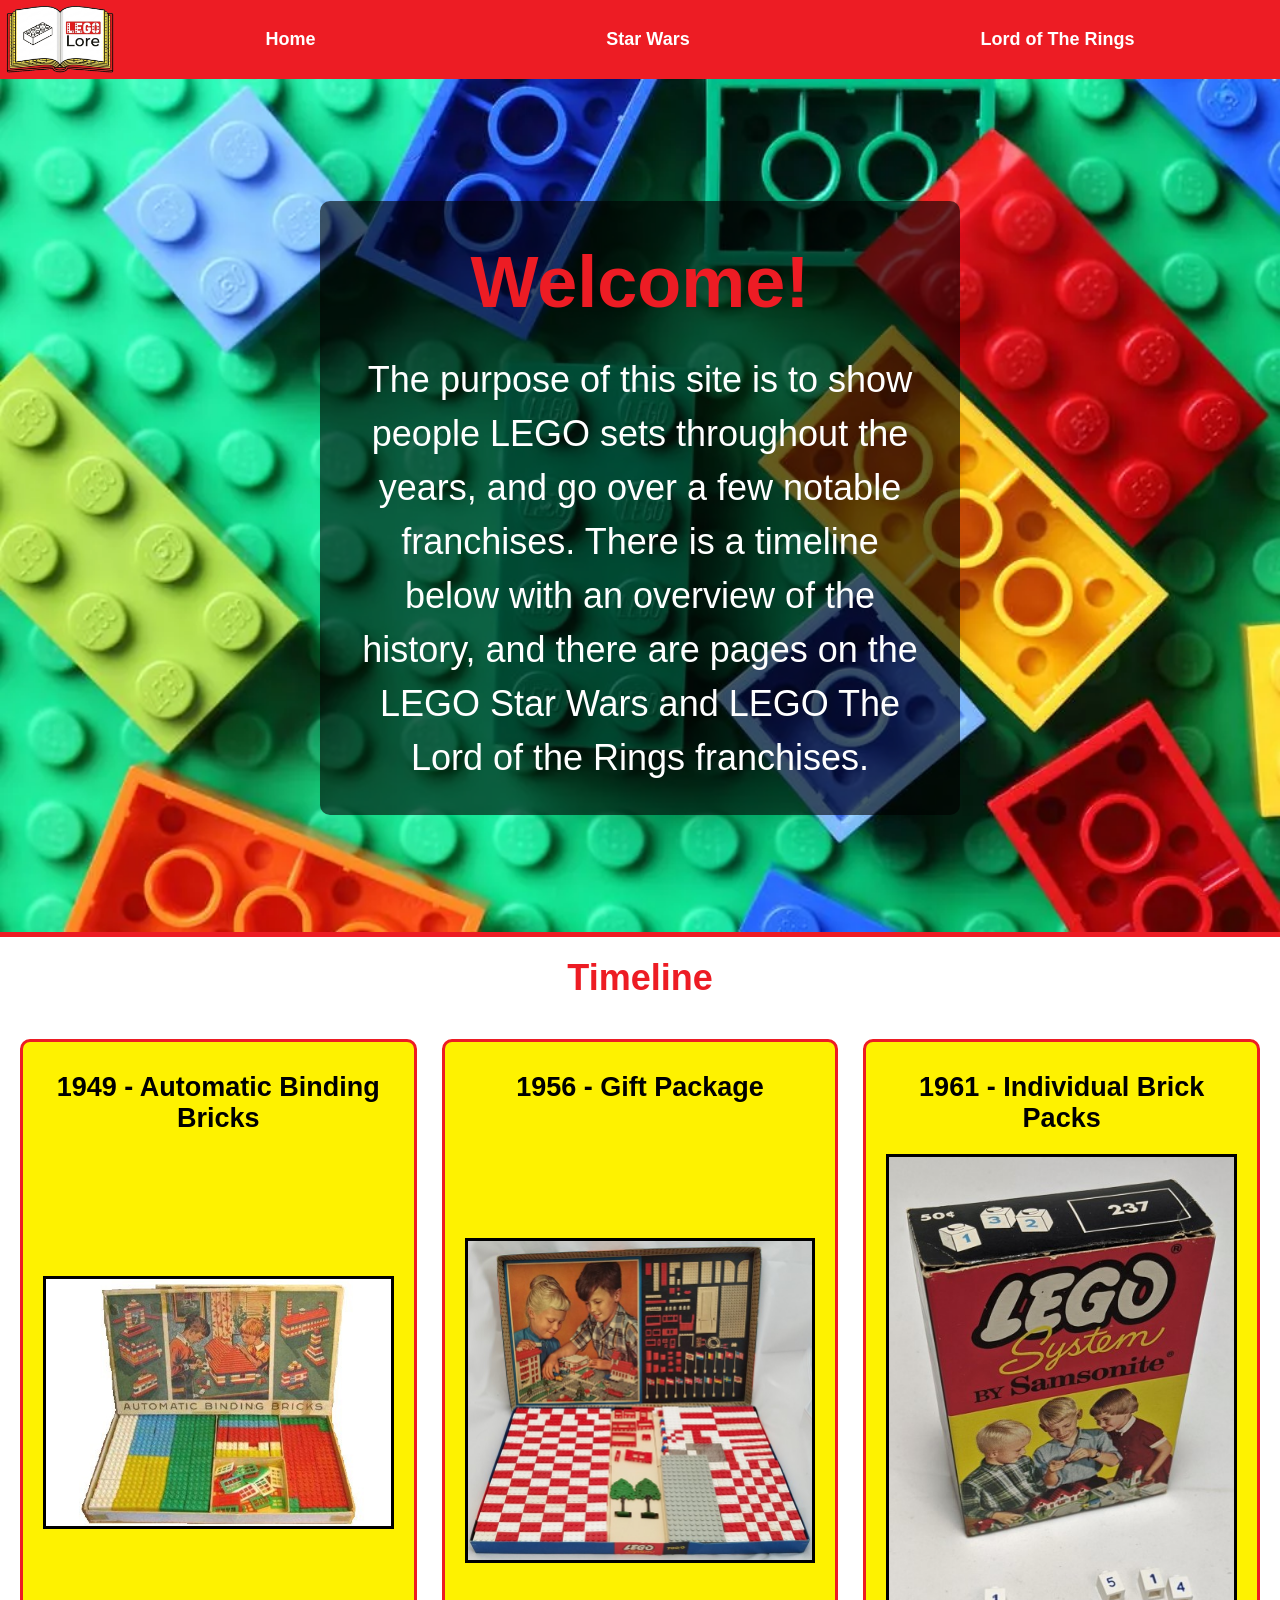
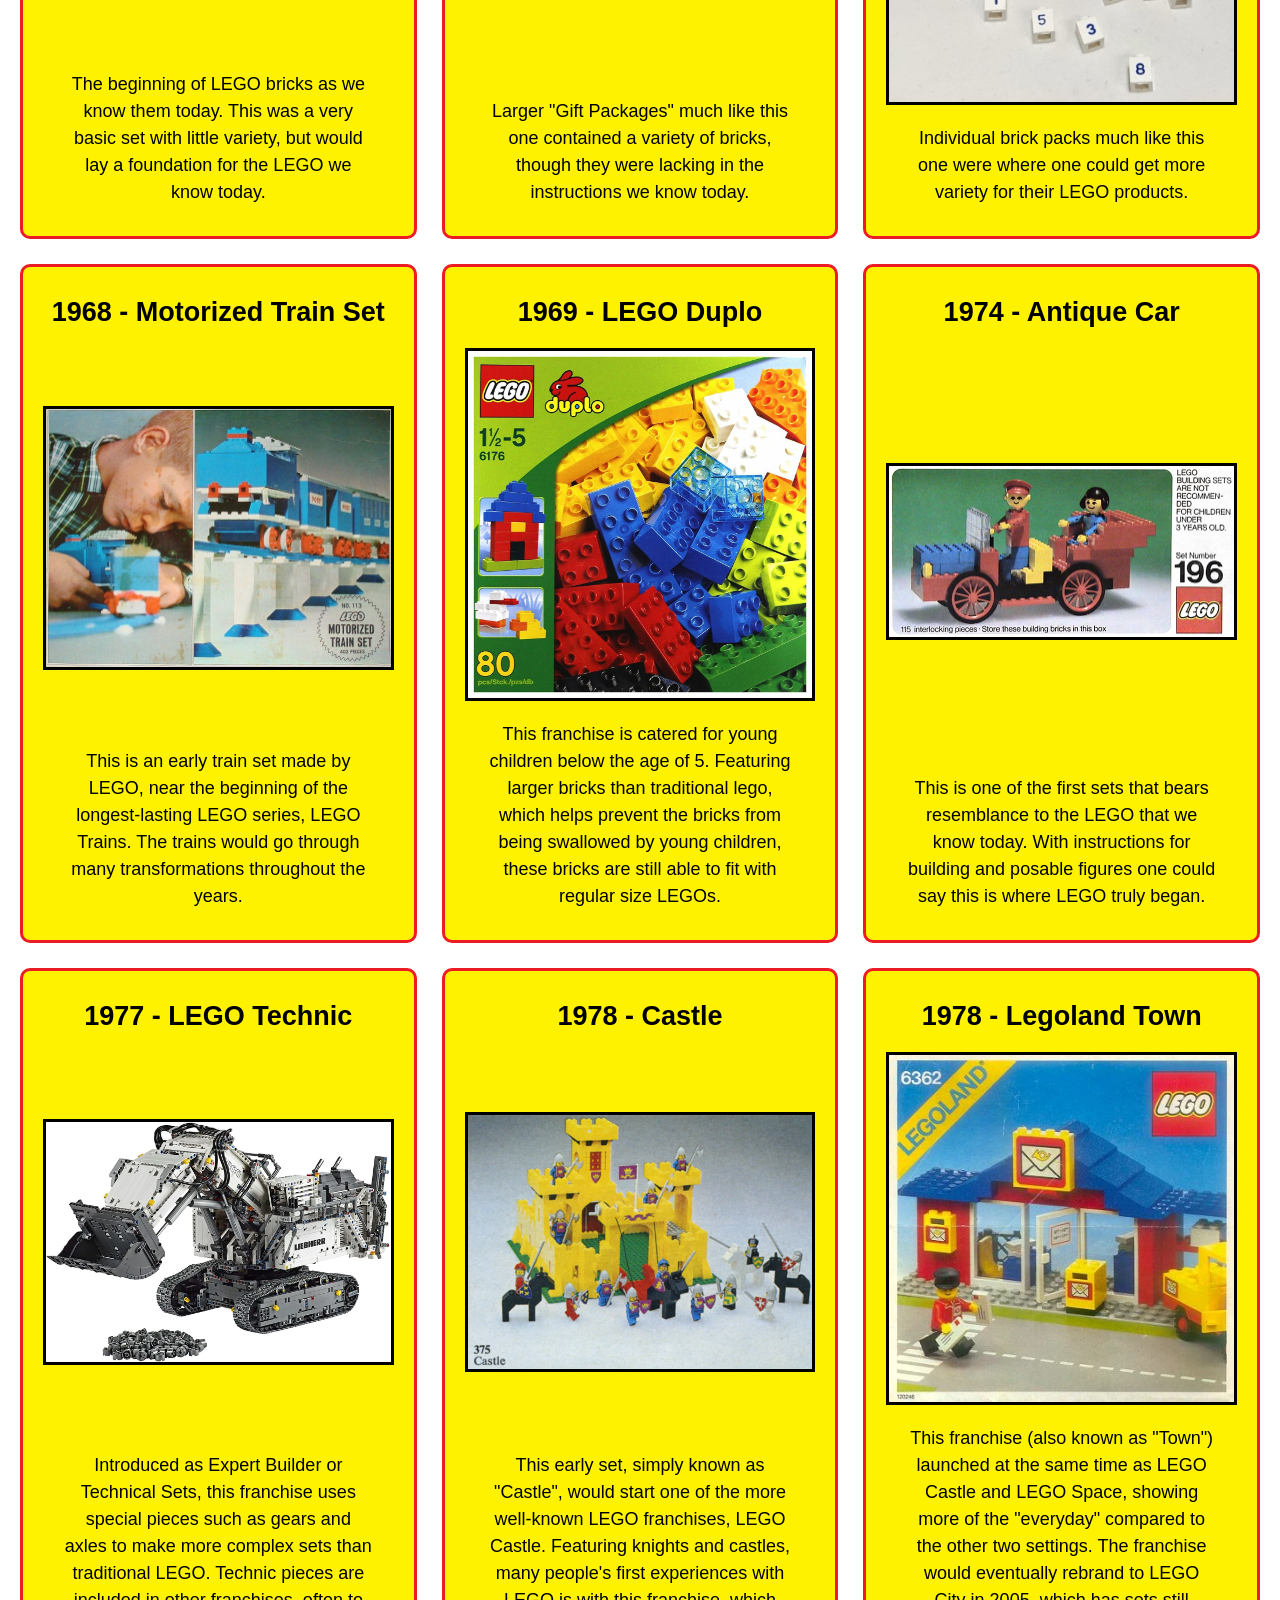
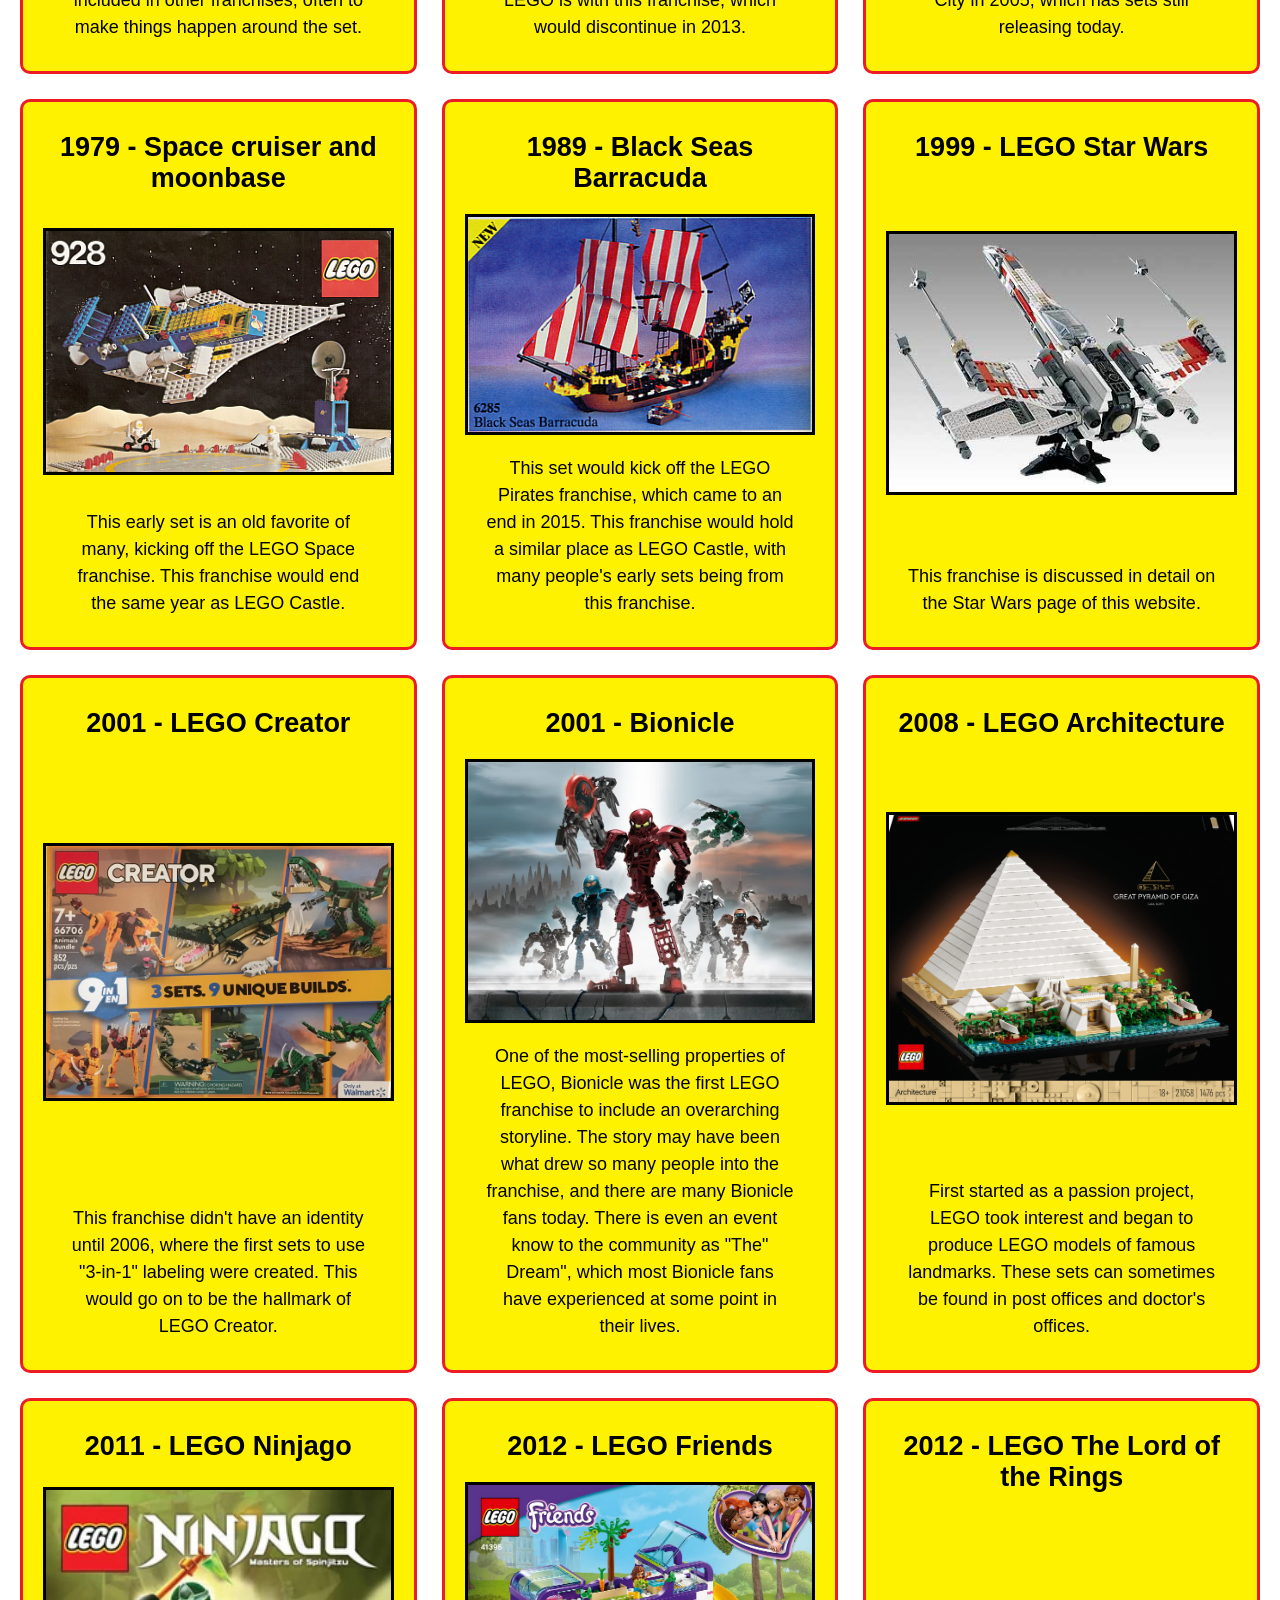
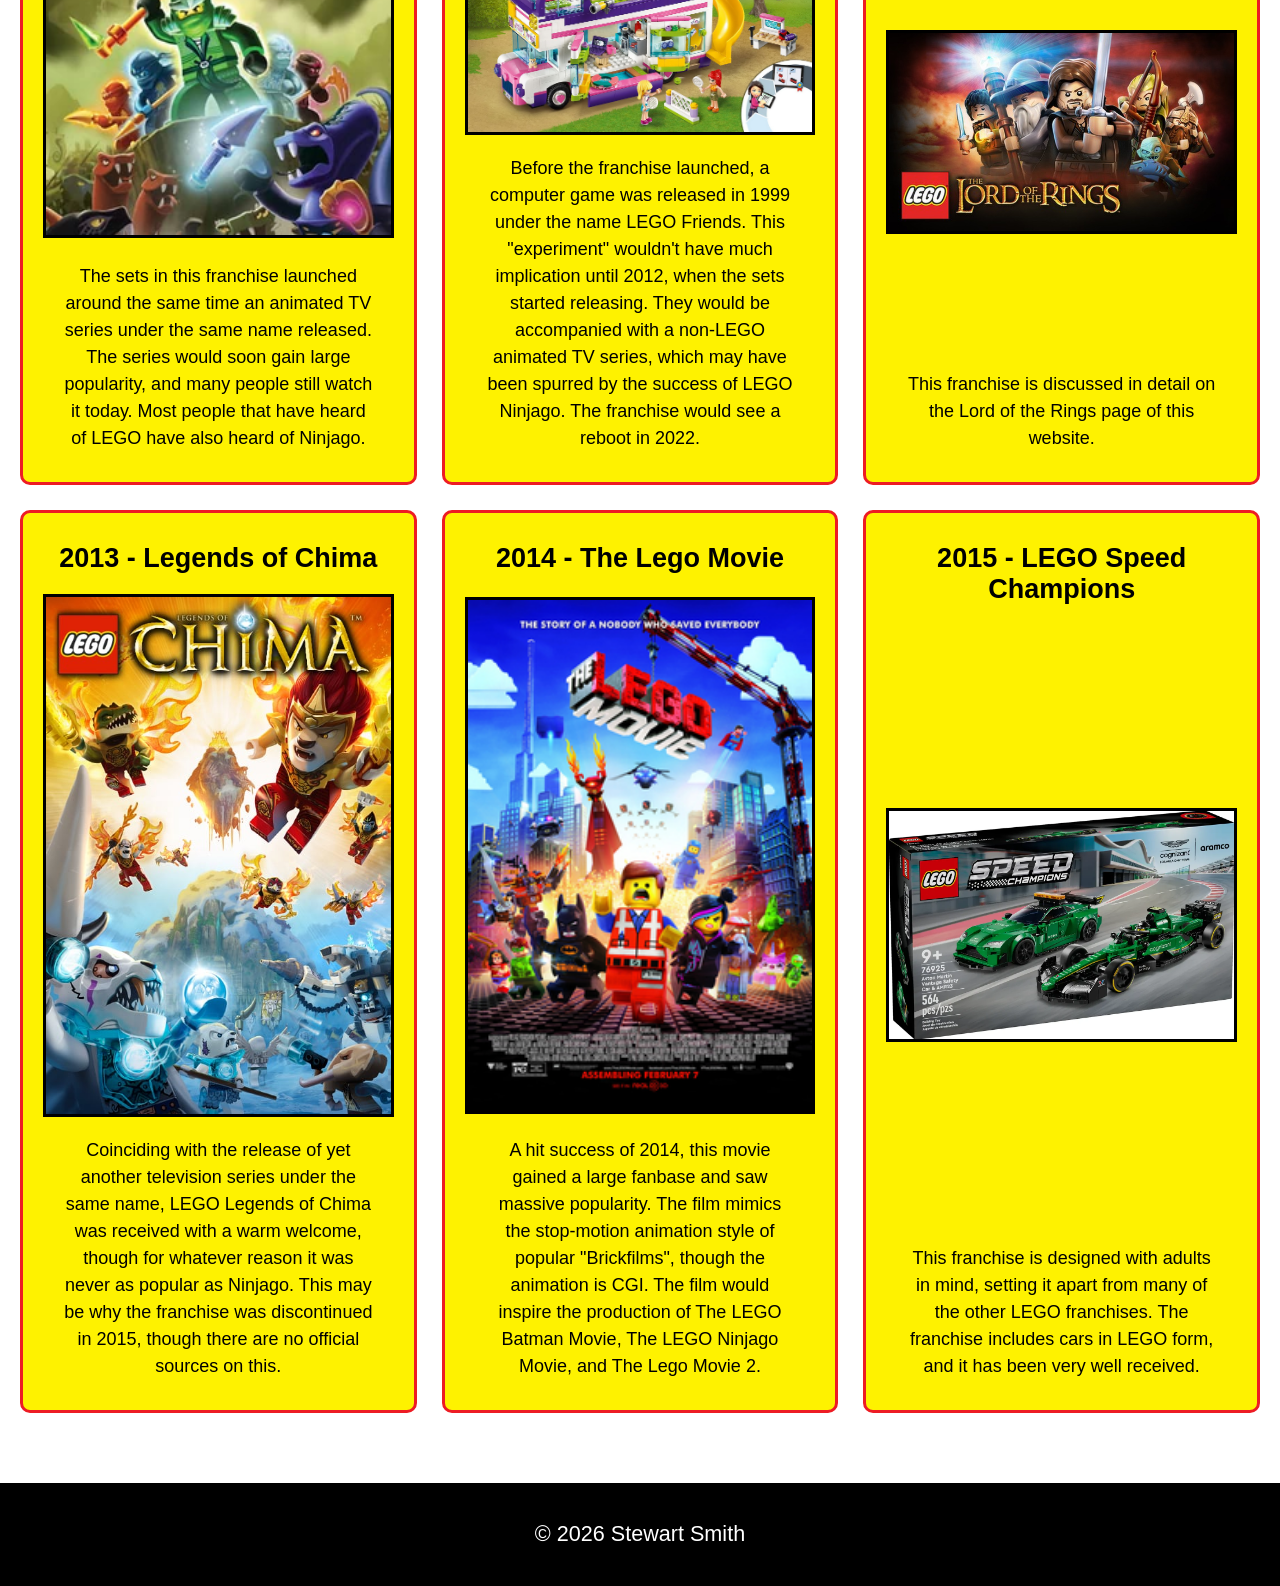
<file: index.html>
<!DOCTYPE html>
<html lang="en">

<head>
    <meta charset="UTF-8">
    <meta name="viewport" content="width=device-width, initial-scale=1.0">
    <link rel="stylesheet" href="styles/style.css">
    <title>Document</title>
</head>

<body>
    <header>
        <a href="index.html" id="logo_link">
            <img class="logo" width=500 src="images/LEGO_Logo.png" alt="Logo">
        </a>
        <nav>
            <a href="#">Home</a>
            <a href="starwars.html">Star Wars</a>
            <a href="lotr.html">Lord of The Rings</a>
        </nav>
    </header>
    <div class="hero-container">
        <img class="hero" src="images/hero.webp" alt="hero image">
        <div class="hero-text">
            <h1>Welcome!</h1>
            <p>The purpose of this site is to show people LEGO sets throughout the years, and go
                over a few notable franchises. There is a timeline below with an overview of the history, and
                there are pages on the LEGO Star Wars and LEGO The Lord of the Rings franchises.</p>
        </div>
    </div>
    <h1>Timeline</h1>
    <div class="timeline">
        <div id="1949">
            <h2>1949 - Automatic Binding Bricks</h2>
            <img src="images/automatic-binding-bricks.jpg" alt="automatic binding bricks">
            <p>The beginning of LEGO bricks as we know them today. This was a very basic set with little
                variety, but would lay a foundation for the LEGO we know today.</p>
        </div>

        <div id="1956">
            <h2>1956 - Gift Package</h2>
            <img src="images/gift-package.jpg" alt="gift package">
            <p>Larger "Gift Packages" much like this one contained a variety of bricks, though they were
                lacking in the instructions we know today.</p>
        </div>

        <div id="1961">
            <h2>1961 - Individual Brick Packs</h2>
            <img src="images/numbered-bricks.jpg" alt="numbered bricks">
            <p>Individual brick packs much like this one were where one could get more variety for their LEGO
                products.</p>
        </div>

        <div id="1968">
            <h2>1968 - Motorized Train Set</h2>
            <img src="images/motorized-train.jpg" alt="motorized train">
            <p>This is an early train set made by LEGO, near the beginning of the longest-lasting LEGO series,
                LEGO Trains. The trains would go through many transformations throughout the years.</p>
        </div>

        <div id="1969">
            <h2>1969 - LEGO Duplo</h2>
            <img src="images/duplo.jpg" alt="LEGO Duplo">
            <p>This franchise is catered for young children below the age of 5. Featuring larger bricks than
                traditional lego, which helps prevent the bricks from being swallowed by young children, these
                bricks are still able to fit with regular size LEGOs.</p>
        </div>
        <div id="1974">
            <h2>1974 - Antique Car</h2>
            <img src="images/antique-car.jpg" alt="antique car">
            <p>This is one of the first sets that bears resemblance to the LEGO that we know today. With
                instructions for building and posable figures one could say this is where LEGO truly began.
            </p>
        </div>

        <div id="1977">
            <h2>1977 - LEGO Technic</h2>
            <img src="images/technic.webp" alt="LEGO Technic">
            <p>Introduced as Expert Builder or Technical Sets, this franchise uses special pieces such as gears
                and axles to make more complex sets than traditional LEGO. Technic pieces are included in
                other franchises, often to make things happen around the set.</p>
        </div>

        <div id="1978">
            <h2>1978 - Castle</h2>
            <img src="images/castle.png" alt="castle">
            <p>This early set, simply known as "Castle", would start one of the more well-known LEGO
                franchises, LEGO Castle. Featuring knights and castles, many people's first experiences with
                LEGO is with this franchise, which would discontinue in 2013.</p>
        </div>

        <div id="1978-1">
            <h2>1978 - Legoland Town</h2>
            <img src="images/legoland.webp" alt="Legoland Town">
            <p>This franchise (also known as "Town") launched at the same time as LEGO Castle and LEGO
                Space, showing more of the "everyday" compared to the other two settings. The franchise would
                eventually rebrand to LEGO City in 2005, which has sets still releasing today.</p>
        </div>

        <div id="1979">
            <h2>1979 - Space cruiser and moonbase</h2>
            <img src="images/galaxy-explorer.png" alt="Space cruiser and moonbase">
            <p>This early set is an old favorite of many, kicking off the LEGO Space franchise. This franchise
                would end the same year as LEGO Castle.</p>
        </div>

        <div id="1989">
            <h2>1989 - Black Seas Barracuda</h2>
            <img src="images/black-seas-barracuda.png" alt="Black Seas Barracuda">
            <p>This set would kick off the LEGO Pirates franchise, which came to an end in 2015. This
                franchise would hold a similar place as LEGO Castle, with many people's early sets being from
                this franchise.</p>
        </div>

        <div id="1999">
            <h2>1999 - LEGO Star Wars</h2>
            <img src="images/star-wars.png" alt="LEGO Star Wars">
            <p>This franchise is discussed in detail on the Star Wars page of this website.</p>
        </div>

        <div id="2001">
            <h2>2001 - LEGO Creator</h2>
            <img src="images/creator.png" alt="LEGO Creator">
            <p>This franchise didn't have an identity until 2006, where the first sets to use "3-in-1" labeling were
                created. This would go on to be the hallmark of LEGO Creator.</p>
        </div>

        <div id="2001-1">
            <h2>2001 - Bionicle</h2>
            <img src="images/bionicle.webp" alt="Bionicle">
            <p>One of the most-selling properties of LEGO, Bionicle was the first LEGO franchise to include an
                overarching storyline. The story may have been what drew so many people into the franchise,
                and there are many Bionicle fans today. There is even an event know to the community as "The"
                Dream", which most Bionicle fans have experienced at some point in their lives.</p>
        </div>

        <div id="2008">
            <h2>2008 - LEGO Architecture</h2>
            <img src="images/architecture.jpg" alt="LEGO Architecture">
            <p>First started as a passion project, LEGO took interest and began to produce LEGO models of
                famous landmarks. These sets can sometimes be found in post offices and doctor's offices.</p>
        </div>

        <div id="2011">
            <h2>2011 - LEGO Ninjago</h2>
            <img src="images/ninjago.webp" alt="LEGO Ninjago">
            <p>The sets in this franchise launched around the same time an animated TV series under the same
                name released. The series would soon gain large popularity, and many people still watch it today.
                Most people that have heard of LEGO have also heard of Ninjago.</p>
        </div>

        <div id="2012">
            <h2>2012 - LEGO Friends</h2>
            <img src="images/friends.png" alt="LEGO Friends">
            <p>Before the franchise launched, a computer game was released in 1999 under the name LEGO
                Friends. This "experiment" wouldn't have much implication until 2012, when the sets started
                releasing. They would be accompanied with a non-LEGO animated TV series, which may have
                been spurred by the success of LEGO Ninjago. The franchise would see a reboot in 2022.</p>
        </div>

        <div id="2012-1">
            <h2>2012 - LEGO The Lord of the Rings</h2>
            <img src="images/lotr.jpg" alt="LEGO The Lord of the Rings">
            <p>This franchise is discussed in detail on the Lord of the Rings page of this website.</p>
        </div>

        <div id="2013">
            <h2>2013 - Legends of Chima</h2>
            <img src="images/chima.jpg" alt="Legends of Chima">
            <p>Coinciding with the release of yet another television series under the same name, LEGO Legends
                of Chima was received with a warm welcome, though for whatever reason it was never as
                popular as Ninjago. This may be why the franchise was discontinued in 2015, though there are
                no official sources on this.</p>
        </div>

        <div id="2014">
            <h2>2014 - The Lego Movie</h2>
            <img src="images/lego-movie.jpg" alt="The Lego Movie">
            <p>A hit success of 2014, this movie gained a large fanbase and saw massive popularity. The film
                mimics the stop-motion animation style of popular "Brickfilms", though the animation is CGI.
                The film would inspire the production of The LEGO Batman Movie, The LEGO Ninjago Movie,
                and The Lego Movie 2.</p>
        </div>

        <div id="2015">
            <h2>2015 - LEGO Speed Champions</h2>
            <img src="images/speed-champions.webp" alt="LEGO Speed Champions">
            <p>This franchise is designed with adults in mind, setting it apart from many of the other LEGO
                franchises. The franchise includes cars in LEGO form, and it has been very well received.</p>
        </div>
    </div>
    <footer>
        <p>&copy; 2026 Stewart Smith</p>
    </footer>
</body>

</html>
</file>
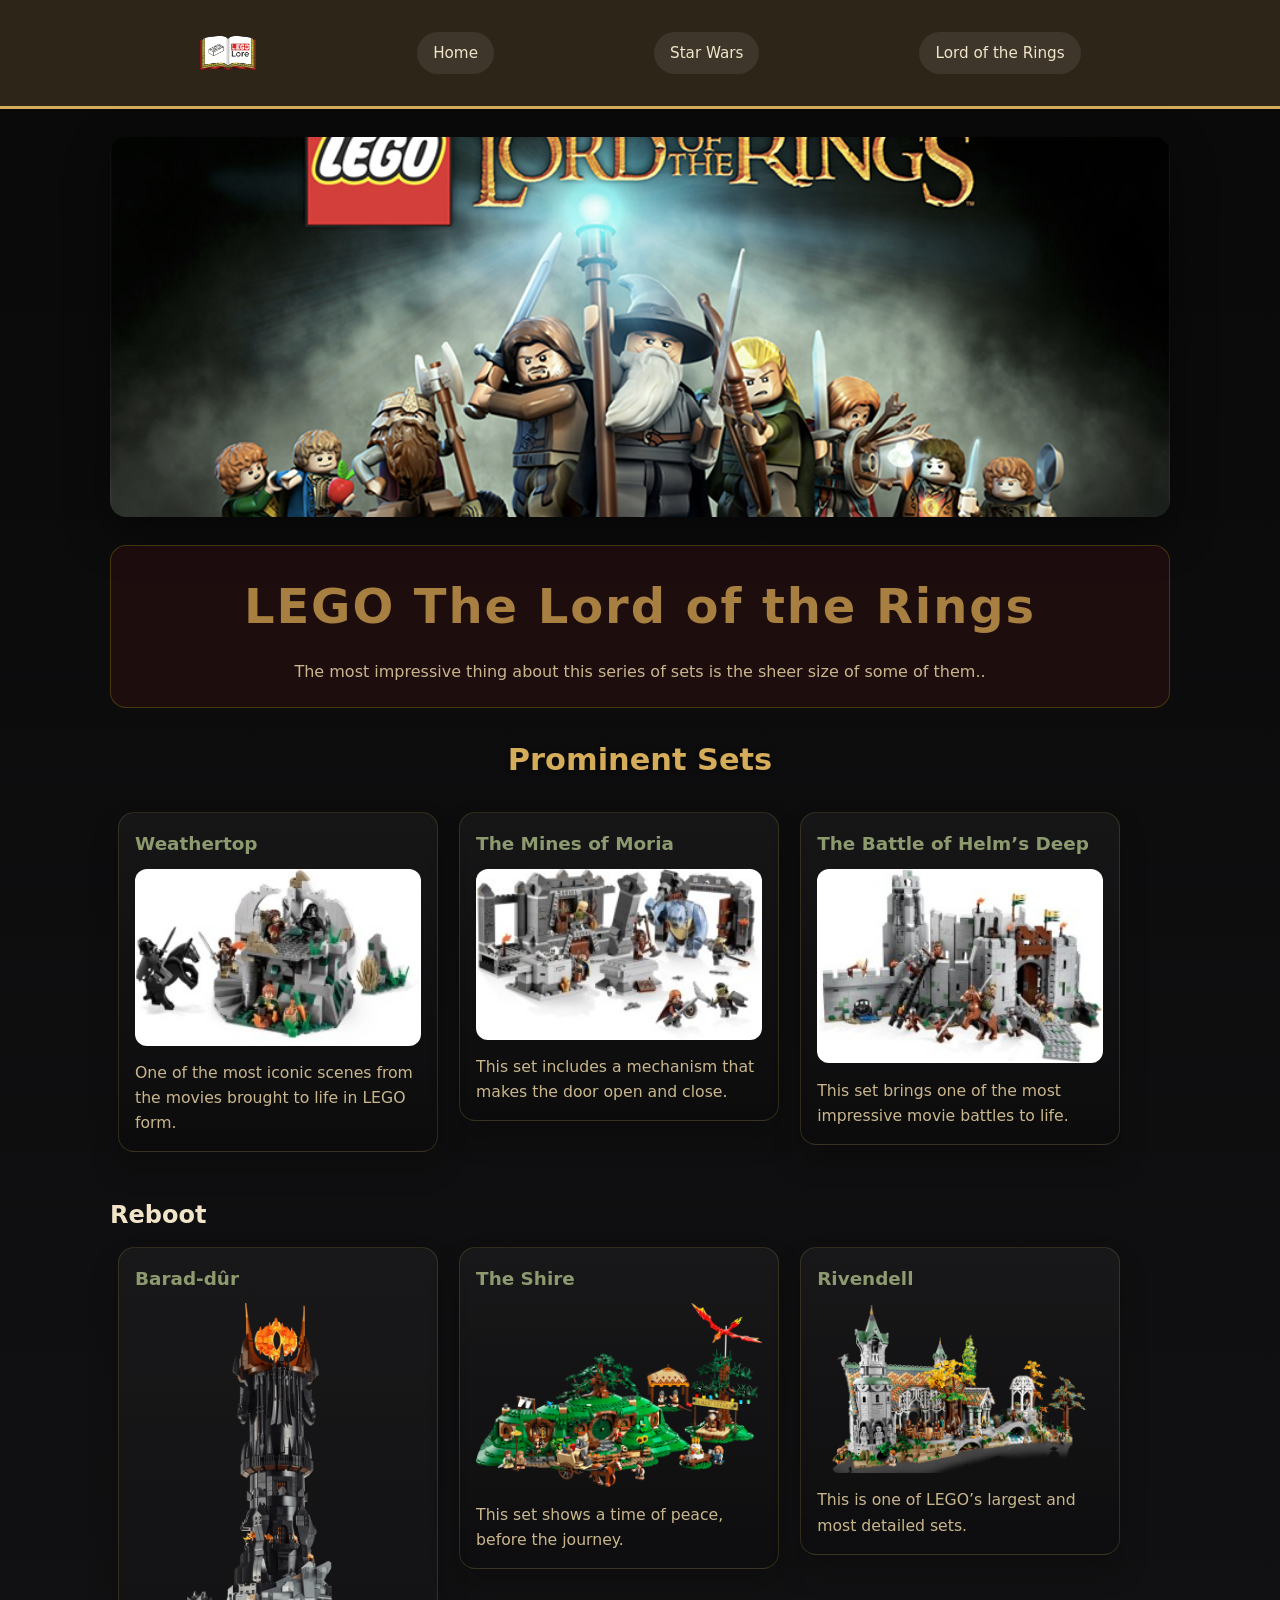
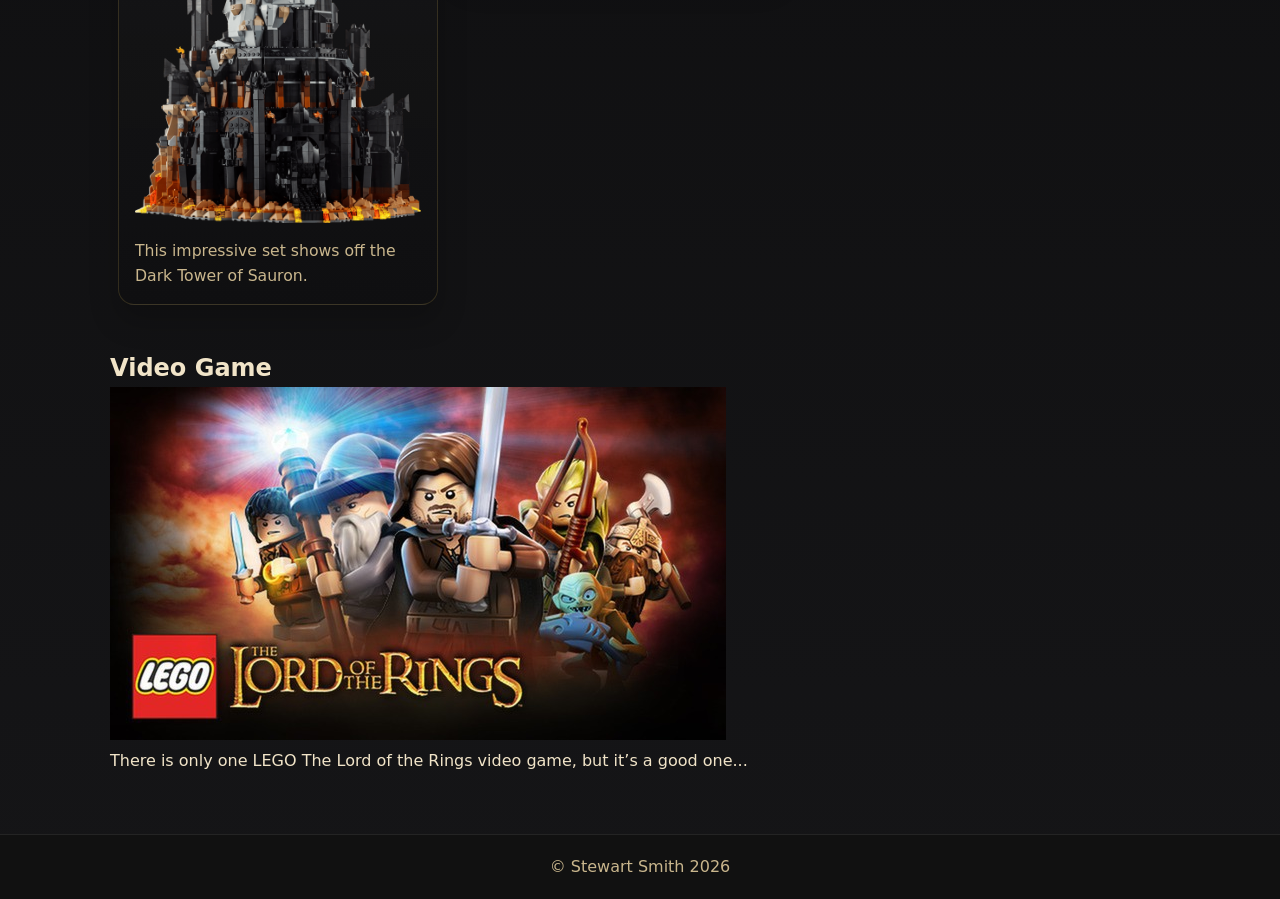
<file: lotr.html>
<!DOCTYPE html>
<html lang="en">
<head>
  <meta charset="UTF-8">
  <meta name="viewport" content="width=device-width, initial-scale=1.0">
  <title>LEGO Lore | Lord of the Rings</title>
  <link rel="stylesheet" href="styles/lotrstyles.css">
</head>
<body>
  <header>
    <nav>
      <a href="index.html" class="logo">
        <img src="images/LEGO_Logo.png" alt="LEGO Lore logo">
      </a>
      <a href="index.html">Home</a>
      <a href="starwars.html">Star Wars</a>
      <a href="lotr.html">Lord of the Rings</a>
    </nav>
  </header>

  <main>
    <section class="hero">
      <img src="images/lotr-hero0.jpg" alt="LEGO Lord of the Rings hero image">
    </section>

    <section class="intro">
      <h1>LEGO The Lord of the Rings</h1>
      <p>
        The most impressive thing about this series of sets is the sheer size of some of them..
      </p>
    </section>

    <section class="sets">
      <h2>Prominent Sets</h2>

      <article class="card">
        <h3>Weathertop</h3>
        <img src="images/weathertop.jpg" alt="LEGO Weathertop set">
        <p>One of the most iconic scenes from the movies brought to life in LEGO form.</p>
      </article>

      <article class="card">
        <h3>The Mines of Moria</h3>
        <img src="images/moria.jpg" alt="LEGO Mines of Moria set">
        <p>This set includes a mechanism that makes the door open and close.</p>
      </article>

      <article class="card">
        <h3>The Battle of Helm’s Deep</h3>
        <img src="images/helms-deep.jpg" alt="LEGO Helm's Deep set">
        <p>This set brings one of the most impressive movie battles to life.</p>
      </article>
    </section>

    <section class="reboot">
      <h2>Reboot</h2>

      <article class="card">
        <h3>Barad-dûr</h3>
        <img src="images/sauron.png" alt="LEGO Barad-dur set">
        <p>This impressive set shows off the Dark Tower of Sauron.</p>
      </article>

      <article class="card">
        <h3>The Shire</h3>
        <img src="images/shire.png" alt="LEGO Shire set">
        <p>This set shows a time of peace, before the journey.</p>
      </article>

      <article class="card">
        <h3>Rivendell</h3>
        <img src="images/rivendell.png" alt="LEGO Rivendell set">
        <p>This is one of LEGO’s largest and most detailed sets.</p>
      </article>
    </section>

    <section class="video-game">
      <h2>Video Game</h2>
      <img src="images/lotr.jpg" alt="LEGO Lord of the Rings video game">
      <p>
        There is only one LEGO The Lord of the Rings video game, but it’s a good one...
      </p>
    </section>
  </main>

  <footer>
    <p>&copy; Stewart Smith 2026</p>
  </footer>
</body>
</html>
</file>
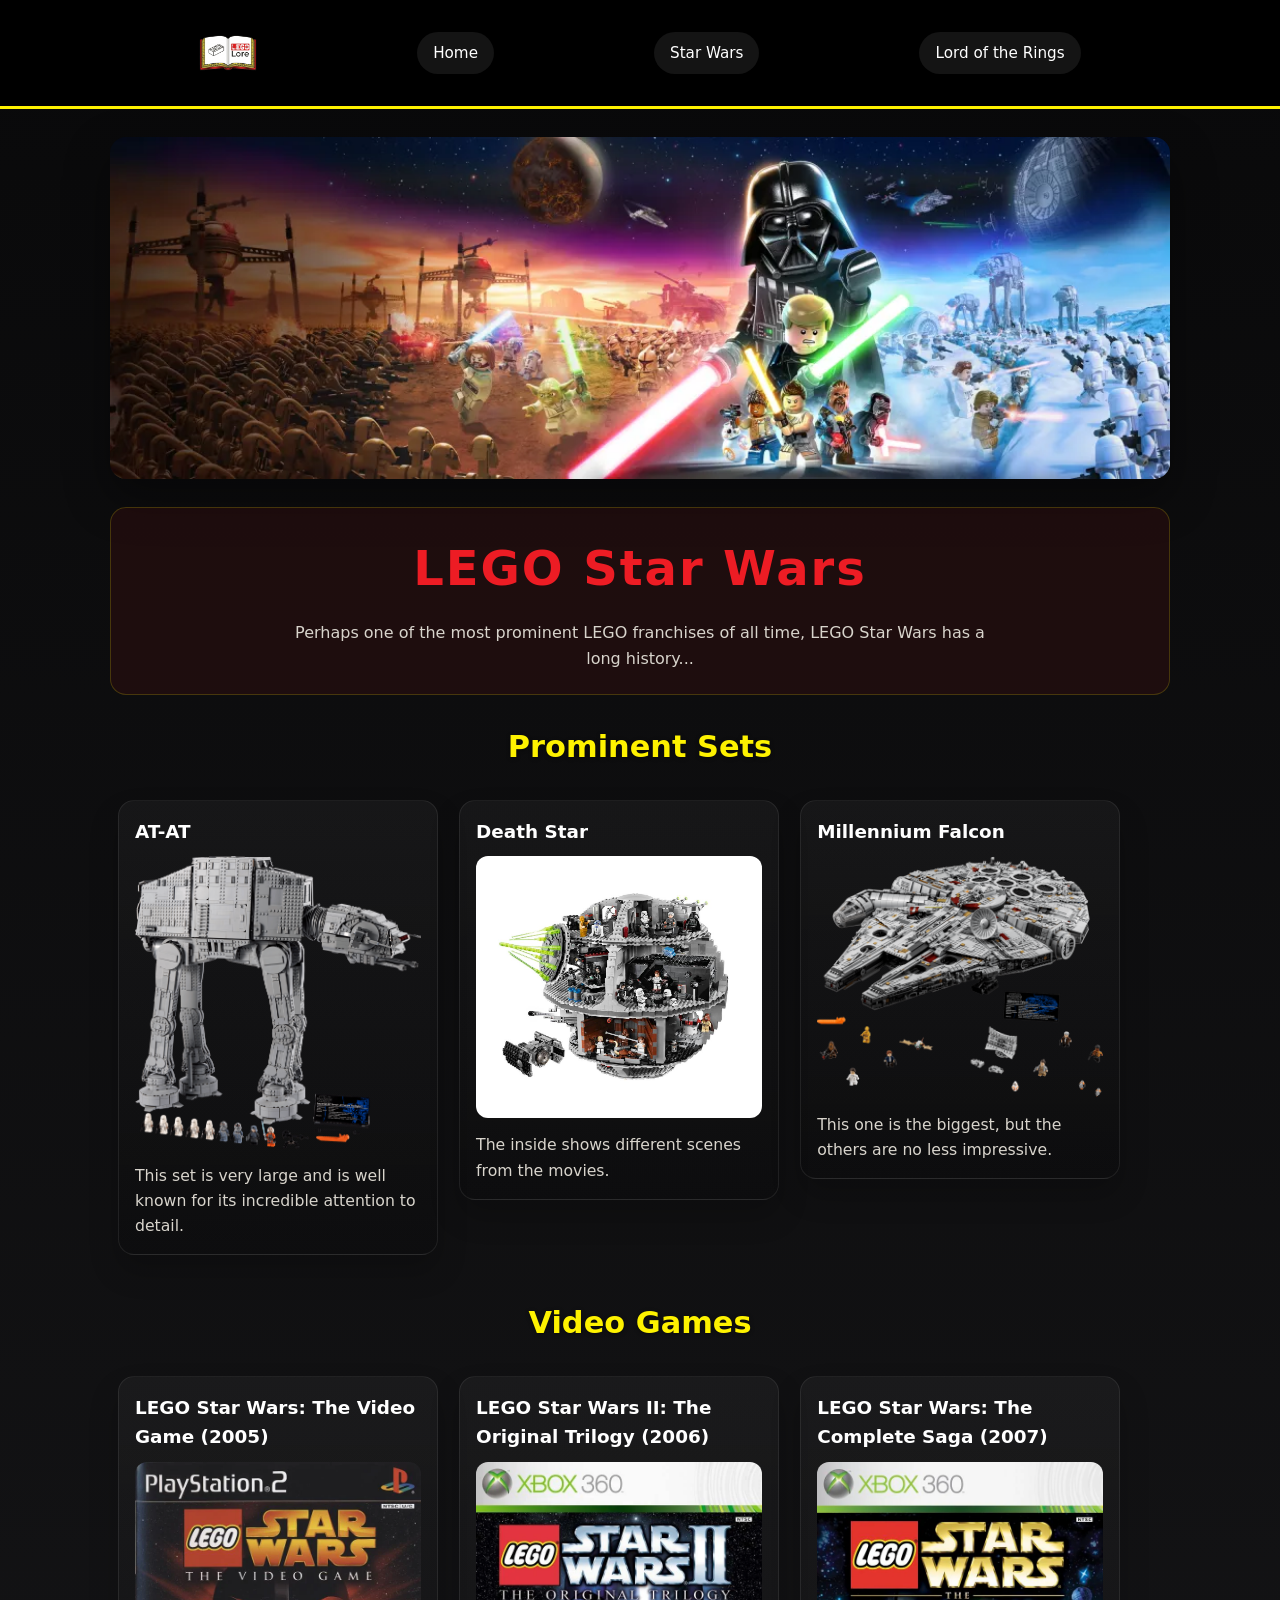
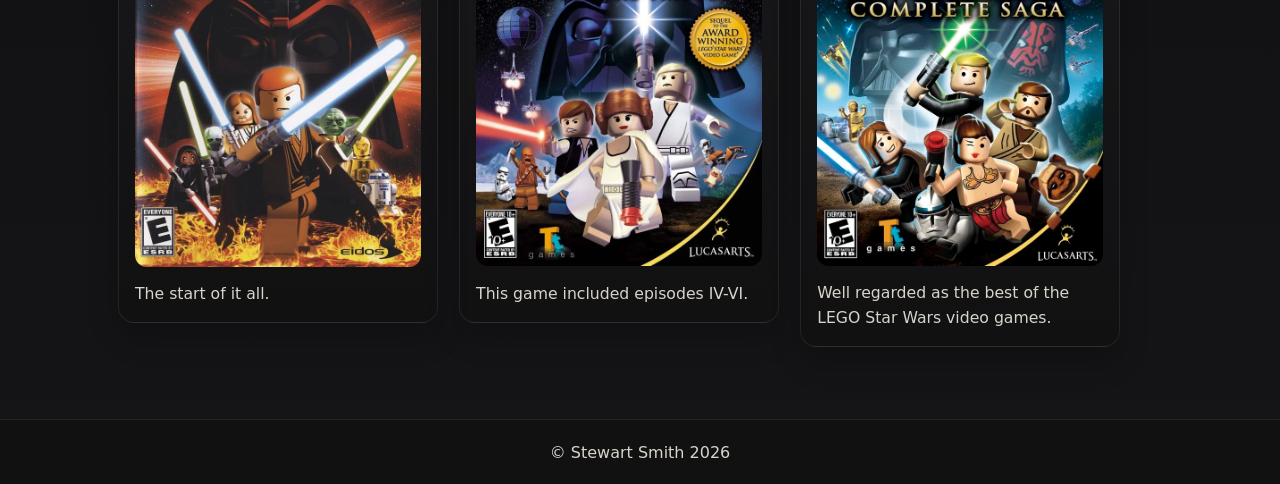
<file: starwars.html>
<!DOCTYPE html>
<html lang="en">
<head>
  <meta charset="UTF-8">
  <meta name="viewport" content="width=device-width, initial-scale=1.0">
  <title>LEGO Lore | Star Wars</title>
  <link rel="stylesheet" href="styles/gidstyles.css">
</head>
<body>
  <header>
    <nav>
      <a href="index.html" class="logo">
        <img src="images/LEGO_Logo.png" alt="LEGO Lore logo">
      </a>
      <a href="index.html">Home</a>
      <a href="starwars.html">Star Wars</a>
      <a href="lotr.html">Lord of the Rings</a>
    </nav>
  </header>

  <main>
    <section class="hero">
      <img src="images/legoskywalkersagabanner.png" alt="LEGO Star Wars hero image">
    </section>

    <section class="intro">
      <h1>LEGO Star Wars</h1>
      <p>
        Perhaps one of the most prominent LEGO franchises of all time, LEGO Star Wars
        has a long history...
      </p>
    </section>

    <section class="sets">
      <h2>Prominent Sets</h2>

      <article class="card">
        <h3>AT-AT</h3>
        <img src="images/at-at.png" alt="LEGO AT-AT set">
        <p>This set is very large and is well known for its incredible attention to detail.</p>
      </article>

      <article class="card">
        <h3>Death Star</h3>
        <img src="images/death-star.jpg" alt="LEGO Death Star set">
        <p>The inside shows different scenes from the movies.</p>
      </article>

      <article class="card">
        <h3>Millennium Falcon</h3>
        <img src="images/millennium-falcon.png" alt="LEGO Millennium Falcon set">
        <p>This one is the biggest, but the others are no less impressive.</p>
      </article>
    </section>

    <section class="games">
      <h2>Video Games</h2>

      <article class="card">
        <h3>LEGO Star Wars: The Video Game (2005)</h3>
        <img src="images/the-video-game.webp" alt="LEGO Star Wars The Video Game">
        <p>The start of it all.</p>
      </article>

      <article class="card">
        <h3>LEGO Star Wars II: The Original Trilogy (2006)</h3>
        <img src="images/the-original-trilogy.webp" alt="LEGO Star Wars II">
        <p>This game included episodes IV-VI.</p>
      </article>

      <article class="card">
        <h3>LEGO Star Wars: The Complete Saga (2007)</h3>
        <img src="images/the-complete-saga.webp" alt="LEGO Star Wars The Complete Saga">
        <p>Well regarded as the best of the LEGO Star Wars video games.</p>
      </article>
    </section>
  </main>

  <footer>
    <p>&copy; Stewart Smith 2026</p>
  </footer>
</body>
</html>
</file>
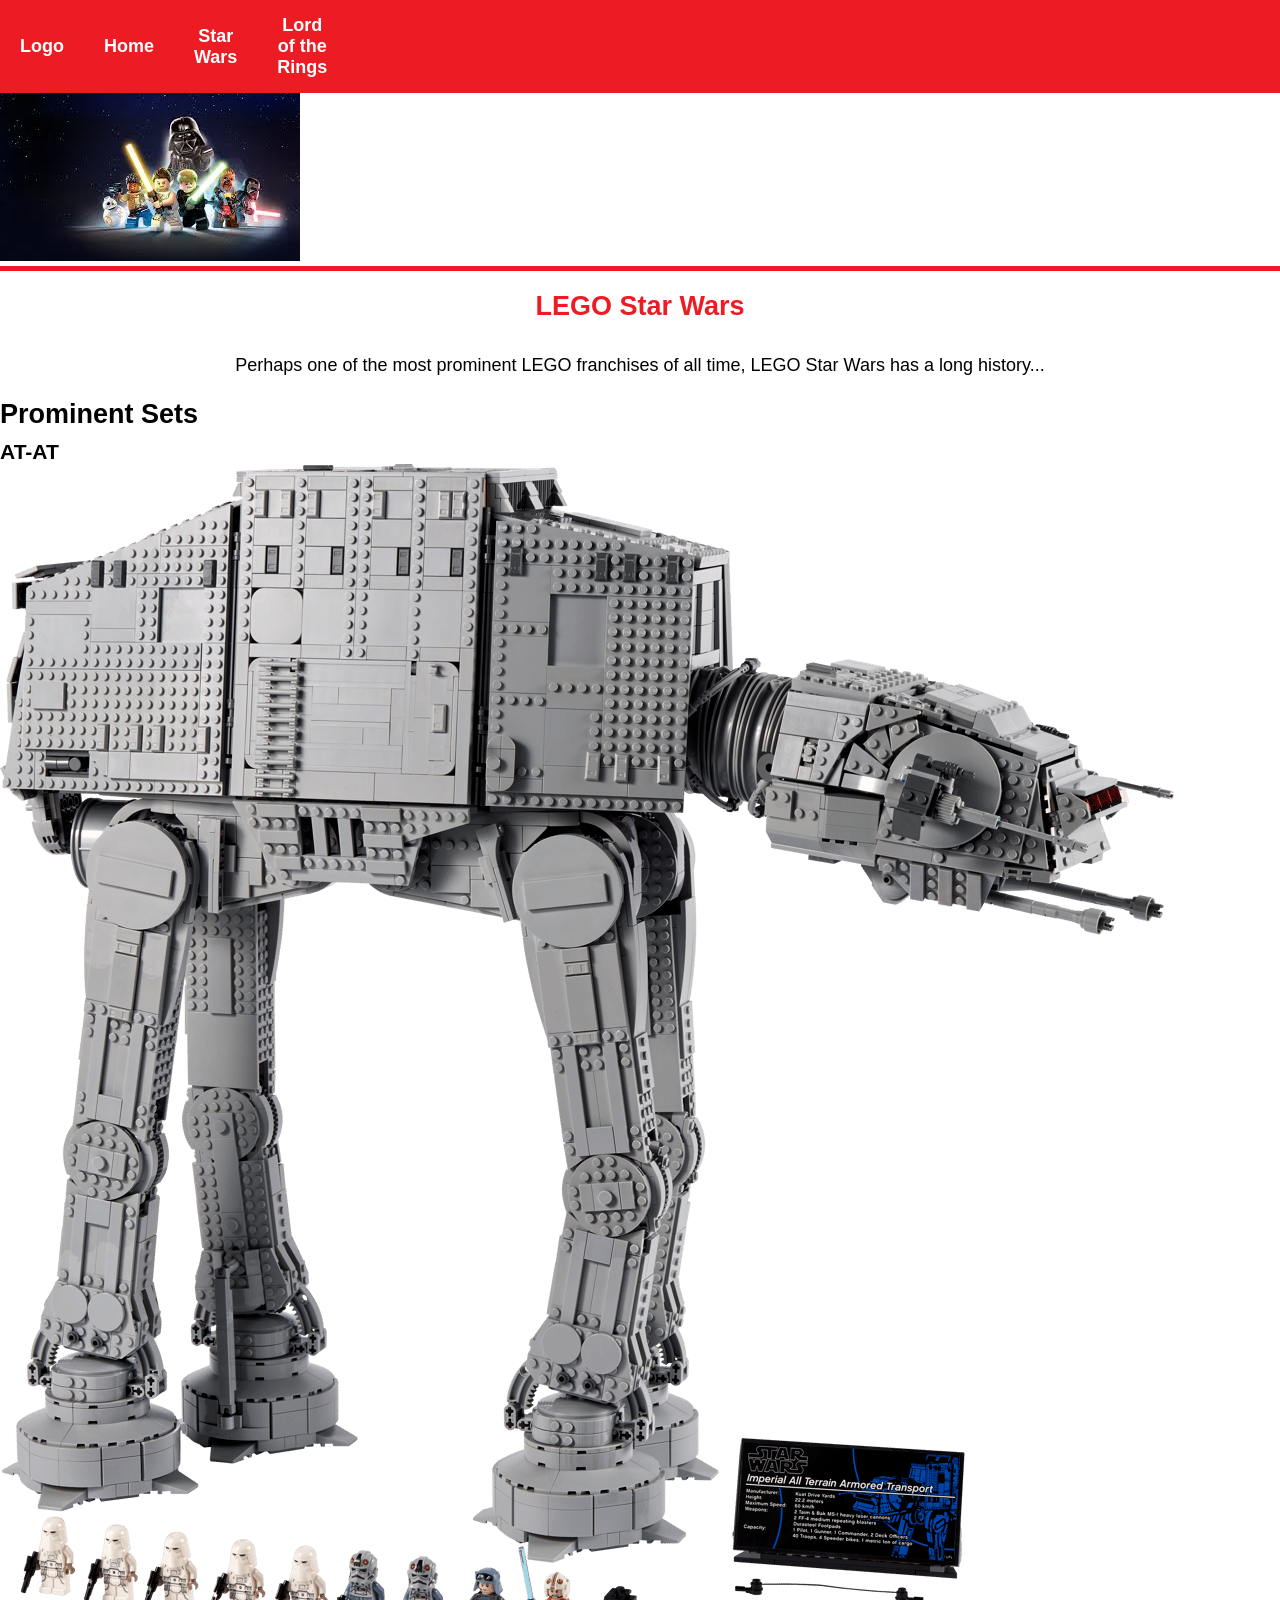
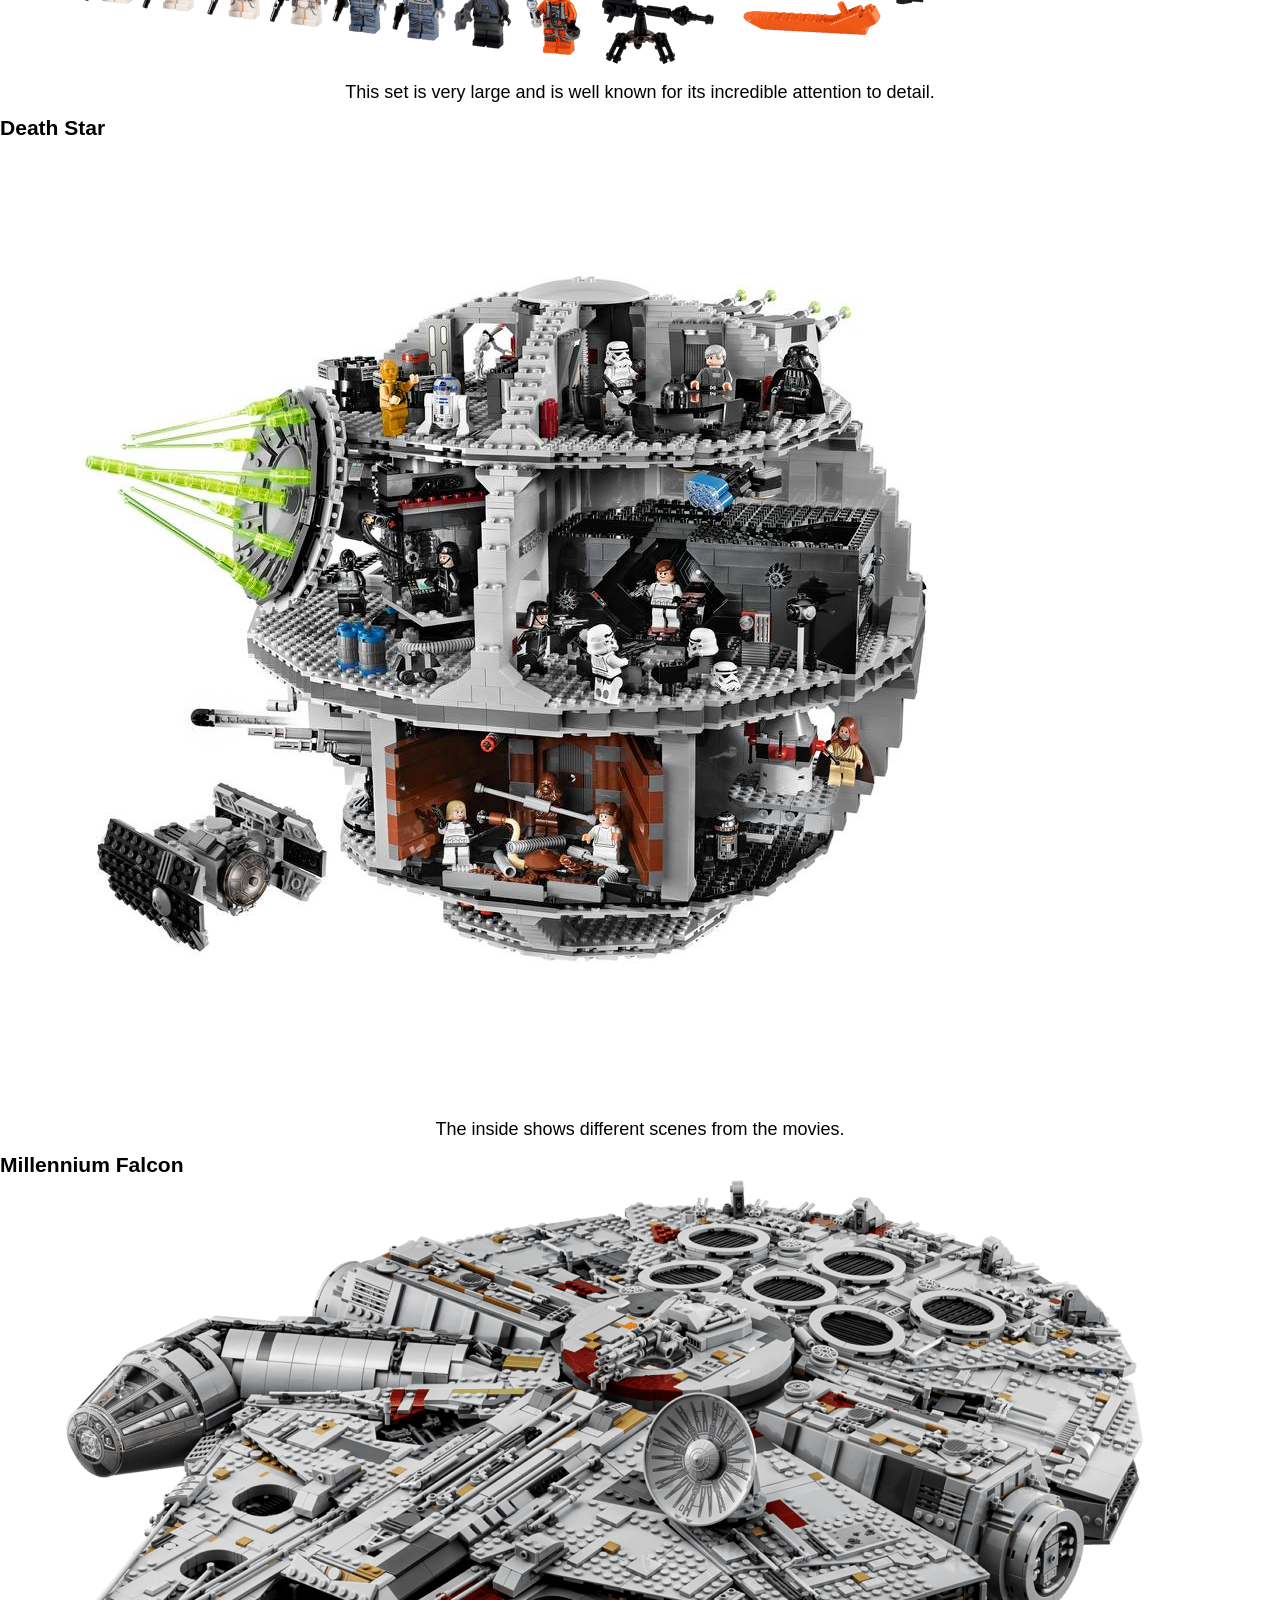
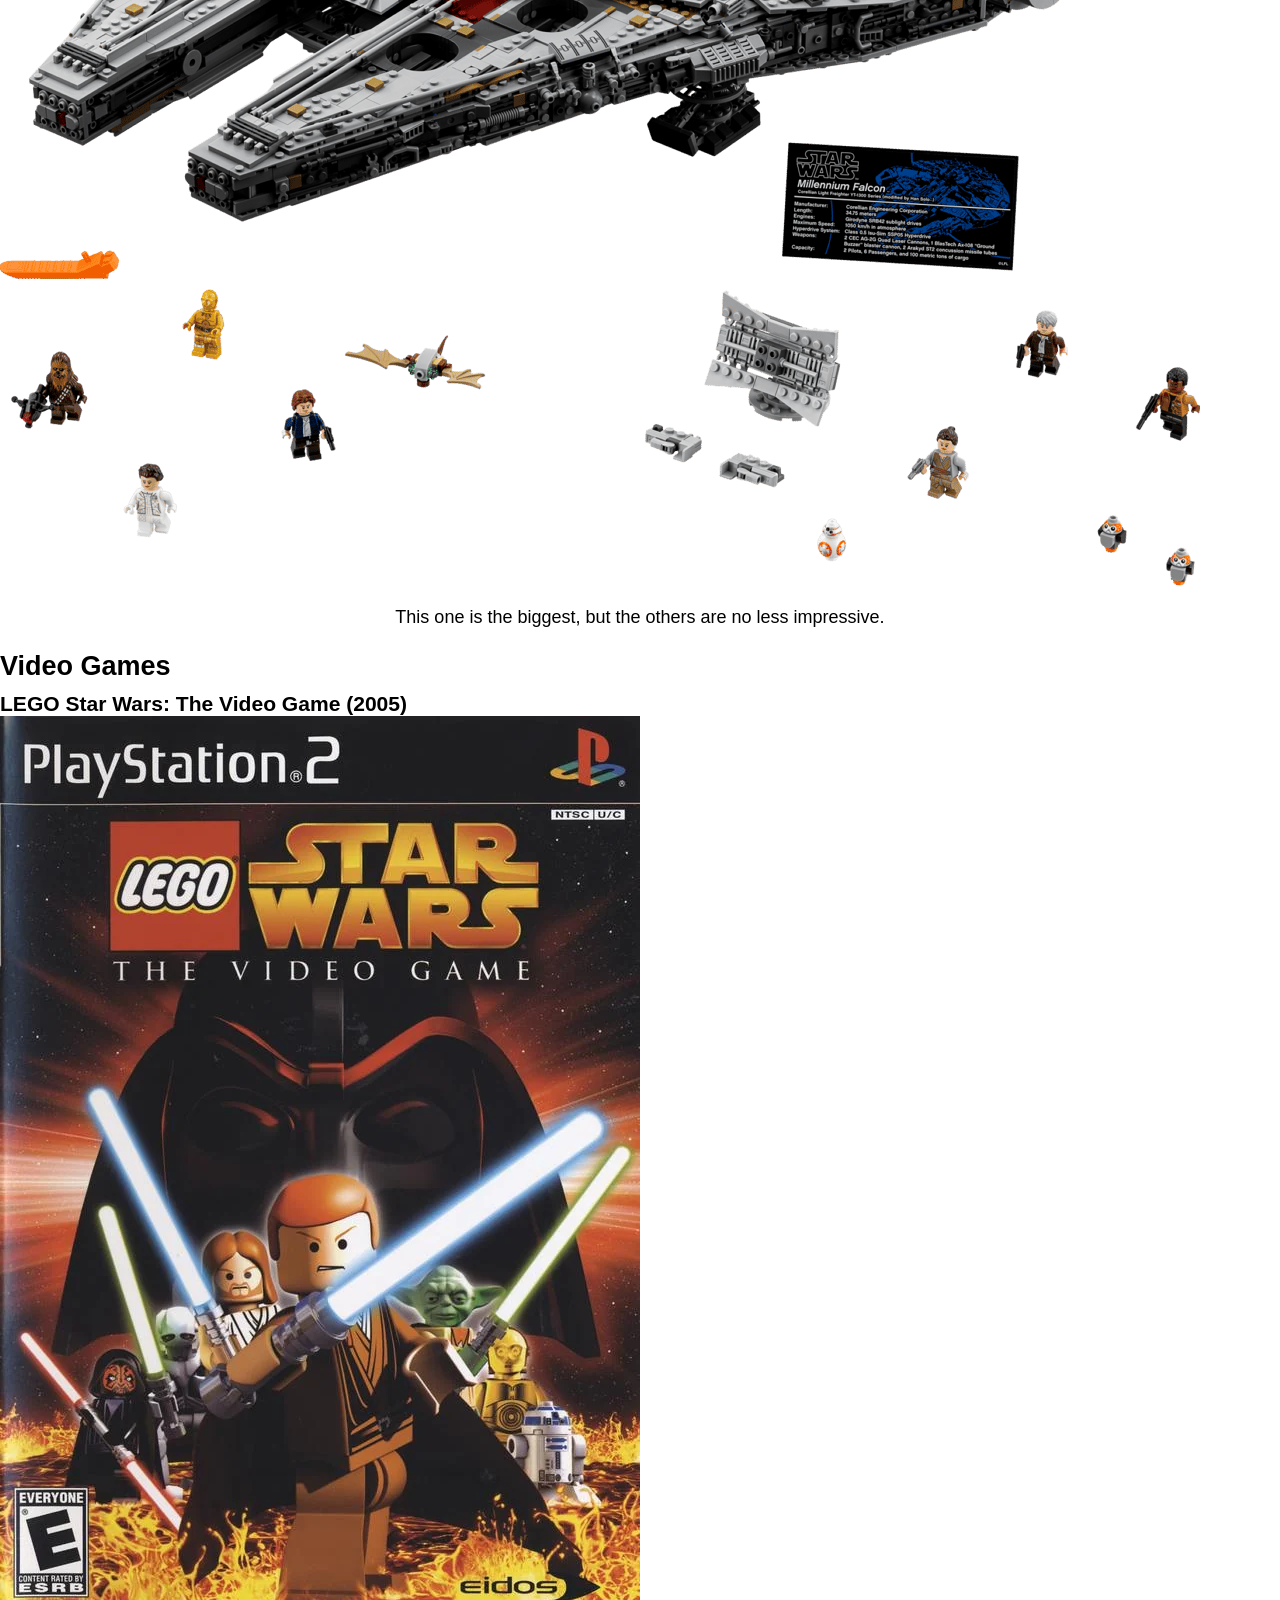
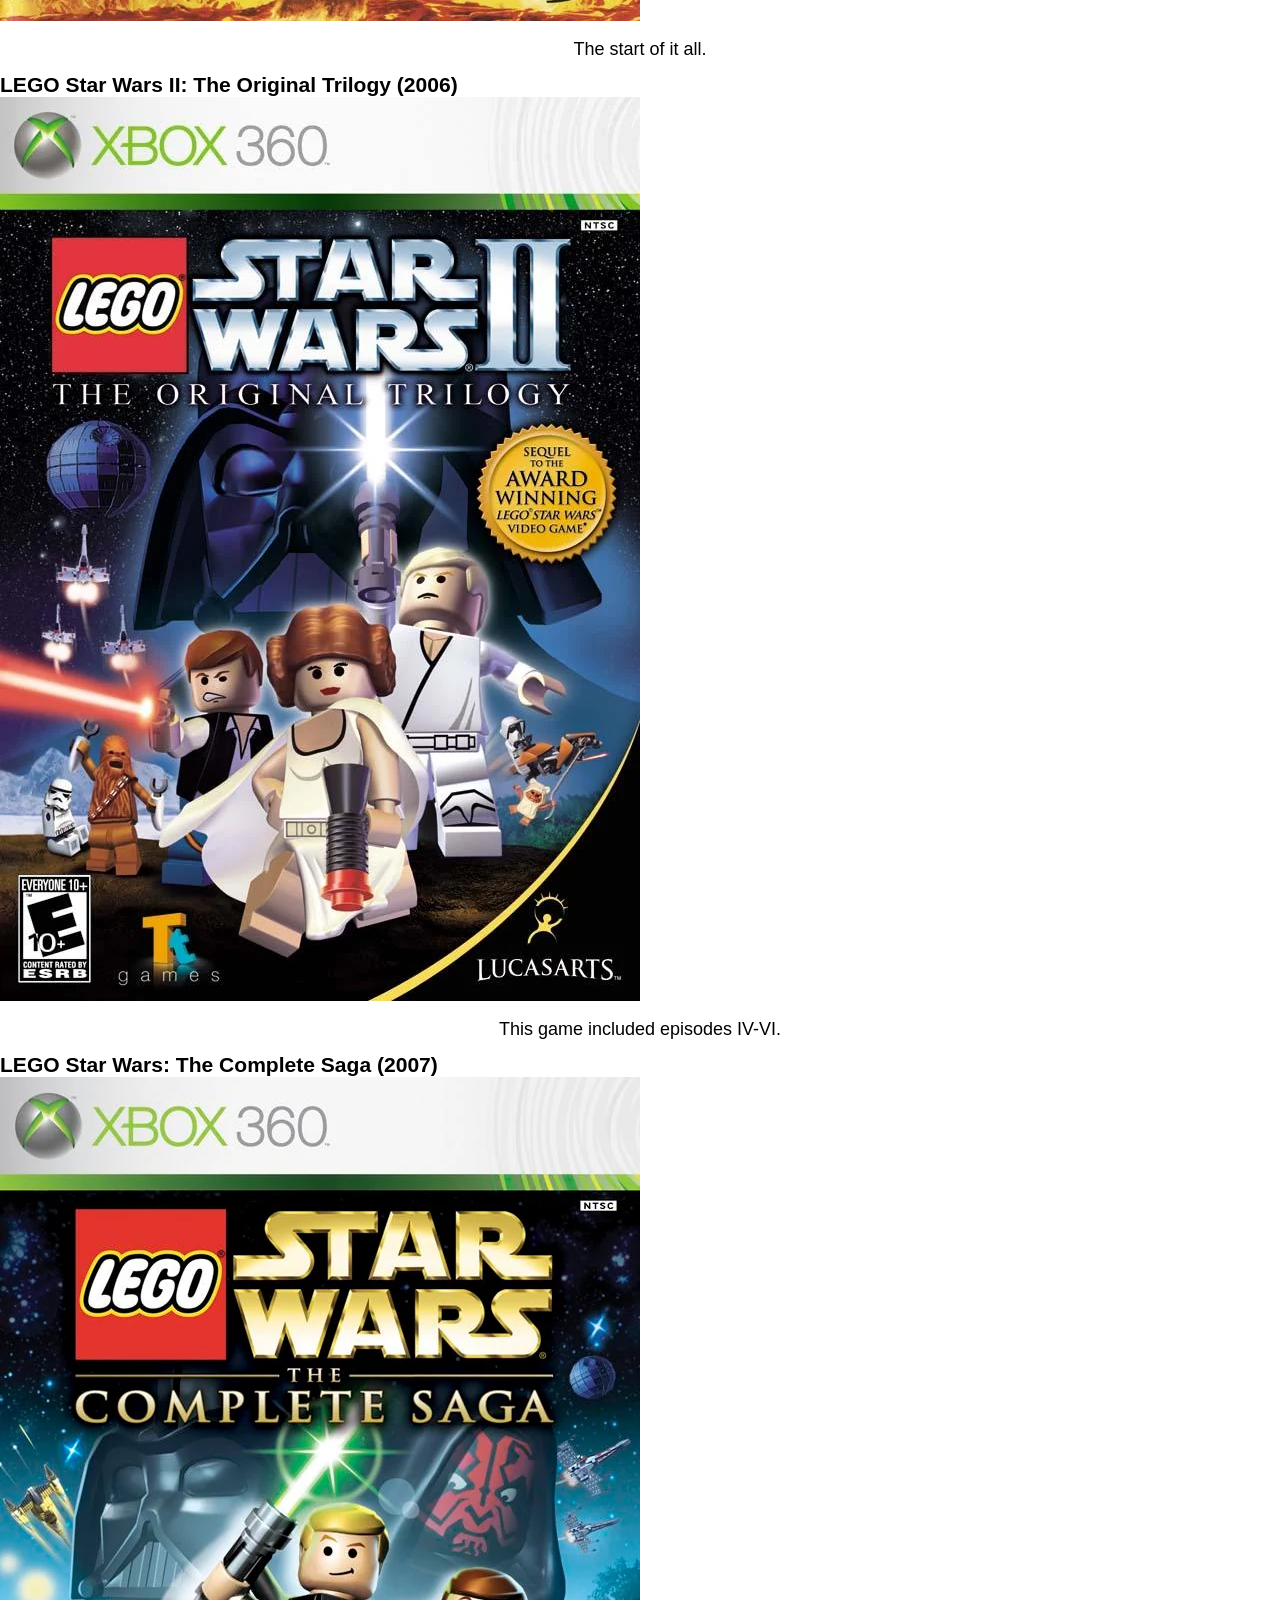
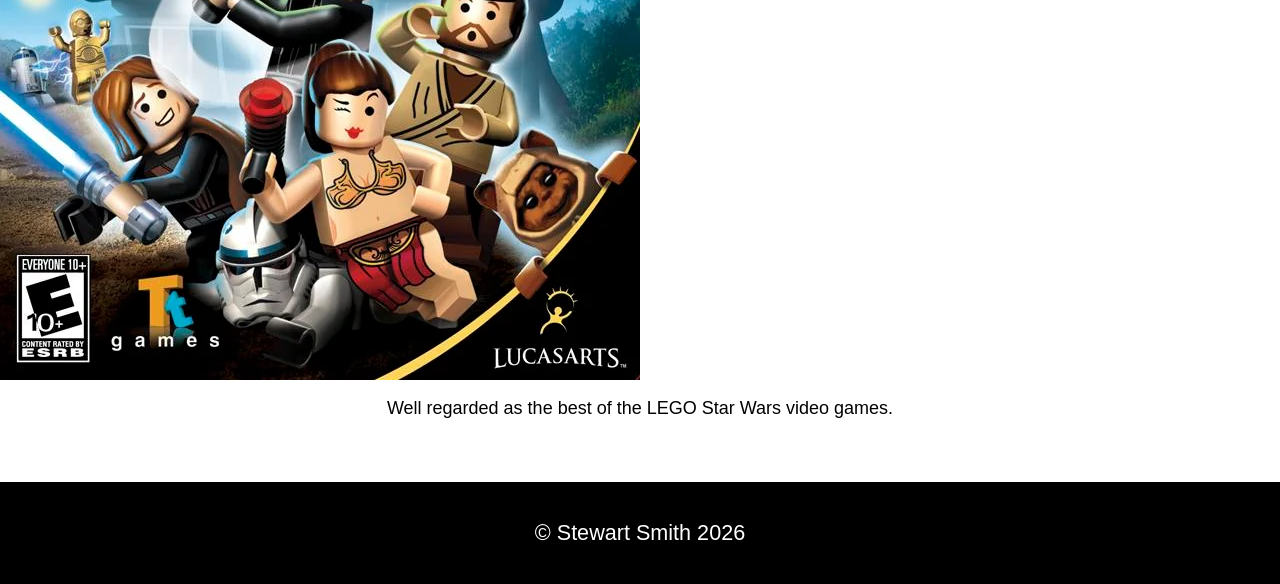
<file: sw.html>
<!DOCTYPE html>
<html lang="en">
<head>
  <meta charset="UTF-8">
  <meta name="viewport" content="width=device-width, initial-scale=1.0">
  <title>LEGO Lore | Star Wars</title>
  <link rel="stylesheet" href="styles/style.css">
</head>
<body>
  <header>
    <nav>
      <a href="index.html">Logo</a>
      <a href="index.html">Home</a>
      <a href="starwars.html">Star Wars</a>
      <a href="lotr.html">Lord of the Rings</a>
    </nav>
  </header>

  <main>
    <section class="hero">
      <img src="images/star-wars-hero.jpg" alt="LEGO Star Wars hero image">
    </section>

    <section class="intro">
      <h1>LEGO Star Wars</h1>
      <p>
        Perhaps one of the most prominent LEGO franchises of all time, LEGO Star Wars
        has a long history...
      </p>
    </section>

    <section class="sets">
      <h2>Prominent Sets</h2>

      <article class="card">
        <h3>AT-AT</h3>
        <img src="images/at-at.png" alt="LEGO AT-AT set">
        <p>This set is very large and is well known for its incredible attention to detail.</p>
      </article>

      <article class="card">
        <h3>Death Star</h3>
        <img src="images/death-star.jpg" alt="LEGO Death Star set">
        <p>The inside shows different scenes from the movies.</p>
      </article>

      <article class="card">
        <h3>Millennium Falcon</h3>
        <img src="images/millennium-falcon.png" alt="LEGO Millennium Falcon set">
        <p>This one is the biggest, but the others are no less impressive.</p>
      </article>
    </section>

    <section class="games">
      <h2>Video Games</h2>

      <article class="card">
        <h3>LEGO Star Wars: The Video Game (2005)</h3>
        <img src="images/the-video-game.webp" alt="LEGO Star Wars The Video Game">
        <p>The start of it all.</p>
      </article>

      <article class="card">
        <h3>LEGO Star Wars II: The Original Trilogy (2006)</h3>
        <img src="images/the-original-trilogy.webp" alt="LEGO Star Wars II">
        <p>This game included episodes IV-VI.</p>
      </article>

      <article class="card">
        <h3>LEGO Star Wars: The Complete Saga (2007)</h3>
        <img src="images/the-complete-saga.webp" alt="LEGO Star Wars The Complete Saga">
        <p>Well regarded as the best of the LEGO Star Wars video games.</p>
      </article>
    </section>
  </main>

  <footer>
    <p>&copy; Stewart Smith 2026</p>
  </footer>
</body>
</html>
</file>
<file: styles/style.css>
* {
    box-sizing: border-box;
    margin: 0;
    padding: 0;
}

/* Navbar (copy this for child pages) */
header {
    display: grid;
    grid-template-columns: 120px auto;
    background-color: #ED1C24;
    align-items: center;
}

#logo_link {
    padding: 5px;
    display: flex;
    justify-content: center;
    align-items: center;
}

.logo {
    width: 100%;
    max-width: 120px;
    height: auto;
}

nav {
    display: flex;
    justify-content: space-around;
    align-items: center;
}

nav a {
    text-align: center;
    color: #FFFFFF;
    text-decoration: none;
    padding: 15px 20px;
    font-weight: bold;
    transition: 0.3s;
}

nav a:hover {
    background-color: #FEF200;
    color: #000000;
}

/* Body and main content */
body {
    background-color: #FFFFFF;
    font-family: "Trebuchet MS", sans-serif;
    font-size: 18px;
    color: #000000;
}

h1 {
    text-align: center;
    margin: 20px 0;
    color: #ED1C24;
}

h2 {
    margin: 10px 0;
}

.hero-container {
    position: relative;
    width: 100%;
}

.hero-text {
    position: absolute;
    top: 50%;
    left: 50%;
    transform: translate(-50%, -50%);
    size: 50%;
    color: #FFFFFF;
    text-align: center;

    background-color: rgba(0, 0, 0, 0.6); /* dark overlay */
    padding: 20px;
    border-radius: 10px;

    max-width: 80%;
}

.hero-text{
    font-size: 2em;
}

.hero {
    width: 100%;
    display: block;
    border-bottom: 5px solid #ED1C24;
}

p {
    padding: 10px 20px;
    line-height: 1.5em;
    text-align: center;
}

.timeline {
    display: grid;
    grid-template-columns: repeat(3, 1fr);
    gap: 25px;
    padding: 20px;
}

.timeline > div {
    background-color: #FEF200;
    border: 3px solid #ED1C24;
    border-radius: 10px;
    padding: 20px;
    text-align: center;

    display: flex;
    flex-direction: column;
    justify-content: space-between;
}

.timeline img {
    width: 100%;
    max-width: 500px;
    margin: 10px auto;
    border: 3px solid #000000;
}

/* Footer (copy for child pages) */
footer {
    background-color: #000000;
    color: #FFFFFF;
    padding: 25px 50px;
    margin-top: 50px;
    display: flex;
    justify-content: center;
}

footer p {
    font-size: 1.2em;
}
/* Media query for mobile view */

@media (max-width: 768px) {
    header {
        grid-template-columns: 1fr;
        text-align: center;
    }

    nav {
        flex-direction: column;
        width: 100%;
    }

    nav a {
        width: 100%;
        padding: 12px;
        border-top: 1px solid #FFFFFF;
    }

    h1 {
        font-size: 1.5em;
    }

    p {
        padding: 10px;
    }
    
    .hero-text {
    padding: 15px;
    font-size: 0.9em;
}
}
</file>
<file: styles/lotrstyles.css>
/* Palette */
:root {
  --bg: #2e2519;
  --surface: #423724;
  --surface-soft: #5e4b33;
  --text: #f1e4c8;
  --muted: #c9b68d;
  --primary: #a77f40;
  --secondary: #d4ac5a;
  --accent: #8d9a6f;
  --border: rgba(212, 175, 85, 0.18);
}

* {
  margin: 0;
  padding: 0;
  box-sizing: border-box;
}

body {
  font-family: "Segoe UI", system-ui, -apple-system, BlinkMacSystemFont, sans-serif;
  background: linear-gradient(180deg, #09090a 0%, #151517 100%);
  color: var(--text);
  line-height: 1.6;
}

header {
  background: var(--bg);
  border-bottom: 3px solid var(--secondary);
  padding: 1rem 1.5rem;
  position: sticky;
  top: 0;
  z-index: 10;
}

nav {
  display: flex;
  flex-wrap: wrap;
  justify-content: center;
  gap: 10rem;
  align-items: center;
  padding: 1rem 0;
}

nav a {
  color: var(--text);
  text-decoration: none;
  font-size: 0.95rem;
  font-weight: 500;
  padding: 0.55rem 1rem;
  border-radius: 999px;
  background: rgba(255, 255, 255, 0.08);
  transition: background 0.2s ease, color 0.2s ease, transform 0.2s ease;
}

nav a:hover {
  color: var(--secondary);
  background: var(--secondary);
  transform: translateY(-1px);
}

nav a.logo {
    background: transparent;
    padding: 0;
    /* font-size: 1.15rem;
  font-weight: 700;
  letter-spacing: 0.15em;
  color: var(--primary); */
}

nav a.logo img {
  height: 36px;
  display: block;
}

main {
  max-width: 1100px;
  margin: 0 auto;
  padding: 1.75rem 1.25rem;
}

.hero {
  margin-bottom: 1.75rem;
  overflow: hidden;
  border-radius: 16px;
  box-shadow: 0 18px 45px rgba(0, 0, 0, 0.4);
  max-height: 380px;
}

.hero img {
  width: 100%;
  height: auto;
  max-height: 380px;
  object-fit: cover;
  display: block;
}

.intro {
  text-align: center;
  margin-bottom: 1.75rem;
  padding: 1.4rem;
  background: rgba(237, 28, 36, 0.08);
  border: 1px solid rgba(254, 242, 0, 0.18);
  border-radius: 16px;
}

.intro h1 {
  font-size: clamp(2.1rem, 4vw, 3rem);
  margin-bottom: 0.85rem;
  letter-spacing: 0.04em;
  color: var(--primary);
}

.intro p {
  max-width: 720px;
  margin: 0 auto;
  color: var(--muted);
  font-size: 1rem;
}

section {
  margin-bottom: 2rem;
}

.sets h2,
.games h2 {
  font-size: 1.9rem;
  margin-bottom: 1rem;
  text-align: center;
  color: var(--secondary);
  text-shadow: 0 1px 4px rgba(0, 0, 0, 0.45);
}

.card {
  background: linear-gradient(180deg, rgba(255, 255, 255, 0.04), rgba(0, 0, 0, 0.15));
  border: 1px solid var(--border);
  border-radius: 16px;
  padding: 1rem;
  box-shadow: 0 16px 30px rgba(0, 0, 0, 0.2);
  transition: transform 0.2s ease, border-color 0.2s ease;
  display: inline-block;
  vertical-align: top;
  width: min(320px, 100%);
  margin: 0.75rem 0.5rem;
}

.card:hover {
  transform: translateY(-3px);
  border-color: rgba(237, 28, 36, 0.5);
}

.card img {
  width: 100%;
  height: auto;
  border-radius: 12px;
  margin-bottom: 0.9rem;
  display: block;
}

.card h3 {
  font-size: 1.15rem;
  margin-bottom: 0.65rem;
  color: var(--accent);
}

.card p {
  color: var(--muted);
  font-size: 0.98rem;
}

footer {
  background: rgba(17, 17, 17, 0.96);
  color: var(--muted);
  text-align: center;
  padding: 1.2rem;
  border-top: 1px solid rgba(255, 255, 255, 0.08);
}

@media (max-width: 880px) {
  nav {
    justify-content: center;
  }

  nav a {
    margin: 0.2rem 0.35rem;
  }
}

@media (max-width: 650px) {
  main {
    padding: 1.25rem;
  }

  .hero {
    max-height: none;
    border-radius: 12px;
  }

  .card {
    width: 100%;
    margin: 0.65rem 0;
  }
}
</file>
<file: styles/gidstyles.css>
/* Palette */
:root {
  --bg: #000000;
  --surface: #111111;
  --surface-soft: #1a1a1a;
  --text: #ffffff;
  --muted: #d8d4cc;
  --primary: #ED1C24;
  --secondary: #FEF200;
  --accent: #ffffff;
  --border: rgba(255, 255, 255, 0.08);
}

* {
  margin: 0;
  padding: 0;
  box-sizing: border-box;
}

body {
  font-family: "Segoe UI", system-ui, -apple-system, BlinkMacSystemFont, sans-serif;
  background: linear-gradient(180deg, #09090a 0%, #151517 100%);
  color: var(--text);
  line-height: 1.6;
}

header {
  background: var(--bg);
  border-bottom: 3px solid var(--secondary);
  padding: 1rem 1.5rem;
  position: sticky;
  top: 0;
  z-index: 10;
}

nav {
  display: flex;
  flex-wrap: wrap;
  justify-content: center;
  gap: 10rem;
  align-items: center;
  padding: 1rem 0;
}

nav a {
  color: var(--text);
  text-decoration: none;
  font-size: 0.95rem;
  font-weight: 500;
  padding: 0.55rem 1rem;
  border-radius: 999px;
  background: rgba(255, 255, 255, 0.08);
  transition: background 0.2s ease, color 0.2s ease, transform 0.2s ease;
}

nav a:hover {
  color: var(--secondary);
  background: var(--secondary);
  transform: translateY(-1px);
}

nav a.logo {
    background: transparent;
    padding: 0;
    /* font-size: 1.15rem;
  font-weight: 700;
  letter-spacing: 0.15em;
  color: var(--primary); */
}

nav a.logo img {
  height: 36px;
  display: block;
}

main {
  max-width: 1100px;
  margin: 0 auto;
  padding: 1.75rem 1.25rem;
}

.hero {
  margin-bottom: 1.75rem;
  overflow: hidden;
  border-radius: 16px;
  box-shadow: 0 18px 45px rgba(0, 0, 0, 0.4);
  max-height: 380px;
}

.hero img {
  width: 100%;
  height: auto;
  max-height: 380px;
  object-fit: cover;
  display: block;
}

.intro {
  text-align: center;
  margin-bottom: 1.75rem;
  padding: 1.4rem;
  background: rgba(237, 28, 36, 0.08);
  border: 1px solid rgba(254, 242, 0, 0.18);
  border-radius: 16px;
}

.intro h1 {
  font-size: clamp(2.1rem, 4vw, 3rem);
  margin-bottom: 0.85rem;
  letter-spacing: 0.04em;
  color: var(--primary);
}

.intro p {
  max-width: 720px;
  margin: 0 auto;
  color: var(--muted);
  font-size: 1rem;
}

section {
  margin-bottom: 2rem;
}

.sets h2,
.games h2 {
  font-size: 1.9rem;
  margin-bottom: 1rem;
  text-align: center;
  color: var(--secondary);
  text-shadow: 0 1px 4px rgba(0, 0, 0, 0.45);
}

.card {
  background: linear-gradient(180deg, rgba(255, 255, 255, 0.04), rgba(0, 0, 0, 0.15));
  border: 1px solid var(--border);
  border-radius: 16px;
  padding: 1rem;
  box-shadow: 0 16px 30px rgba(0, 0, 0, 0.2);
  transition: transform 0.2s ease, border-color 0.2s ease;
  display: inline-block;
  vertical-align: top;
  width: min(320px, 100%);
  margin: 0.75rem 0.5rem;
}

.card:hover {
  transform: translateY(-3px);
  border-color: rgba(237, 28, 36, 0.5);
}

.card img {
  width: 100%;
  height: auto;
  border-radius: 12px;
  margin-bottom: 0.9rem;
  display: block;
}

.card h3 {
  font-size: 1.15rem;
  margin-bottom: 0.65rem;
  color: var(--accent);
}

.card p {
  color: var(--muted);
  font-size: 0.98rem;
}

footer {
  background: rgba(17, 17, 17, 0.96);
  color: var(--muted);
  text-align: center;
  padding: 1.2rem;
  border-top: 1px solid rgba(255, 255, 255, 0.08);
}

@media (max-width: 880px) {
  nav {
    justify-content: center;
  }

  nav a {
    margin: 0.2rem 0.35rem;
  }
}

@media (max-width: 650px) {
  main {
    padding: 1.25rem;
  }

  .hero {
    max-height: none;
    border-radius: 12px;
  }

  .card {
    width: 100%;
    margin: 0.65rem 0;
  }
}
</file>
